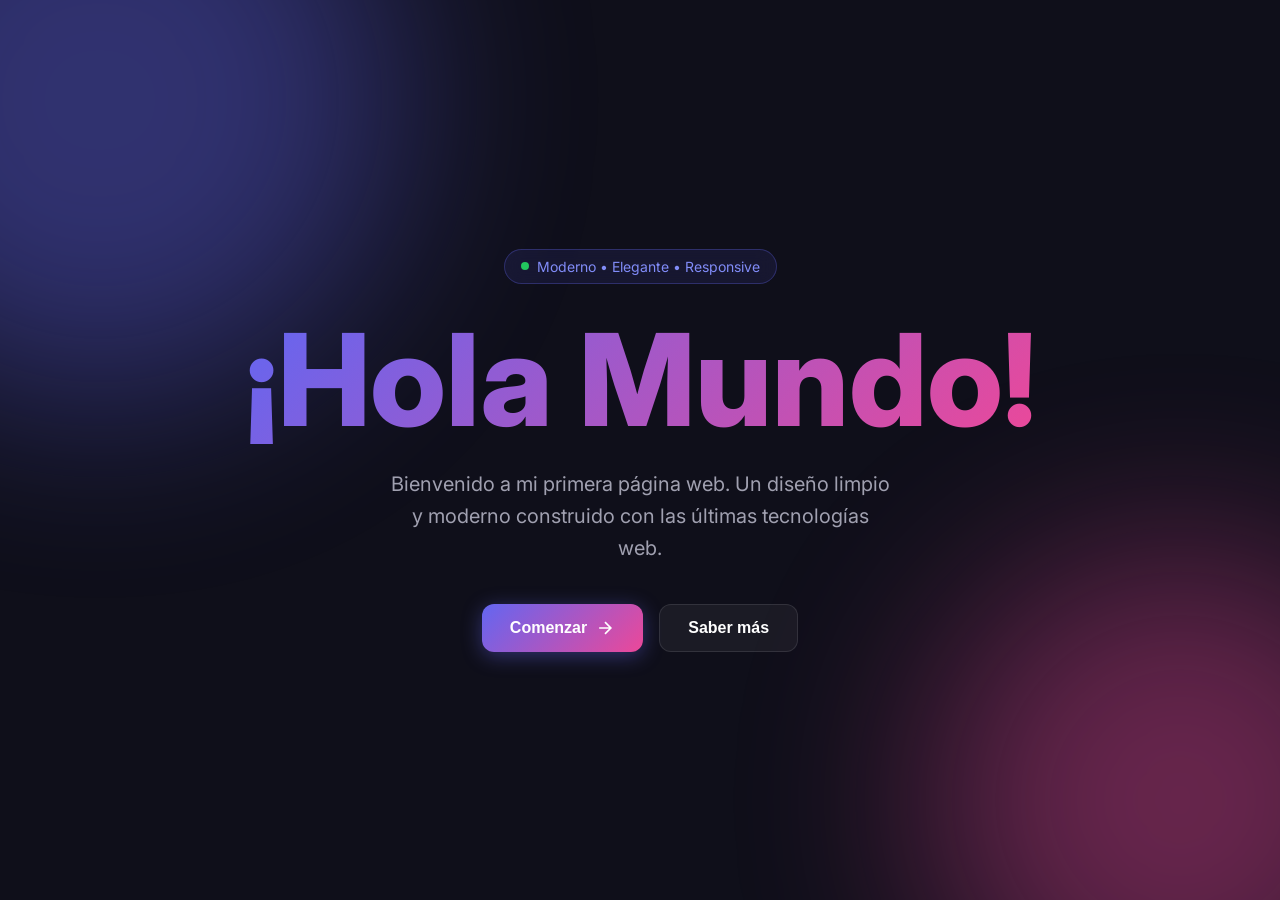
<file: index.html>
<!DOCTYPE html>
<html lang="es">
<head>
    <meta charset="UTF-8">
    <meta name="viewport" content="width=device-width, initial-scale=1.0">
    <title>Hola Mundo</title>
    <link rel="preconnect" href="https://fonts.googleapis.com">
    <link rel="preconnect" href="https://fonts.gstatic.com" crossorigin>
    <link href="https://fonts.googleapis.com/css2?family=Inter:wght@300;400;600;800&display=swap" rel="stylesheet">
    <style>
        :root {
            --bg-primary: #0f0f1a;
            --bg-secondary: #1a1a2e;
            --text-primary: #ffffff;
            --text-secondary: #a0a0b0;
            --accent: #6366f1;
            --accent-glow: #818cf8;
            --gradient-start: #6366f1;
            --gradient-end: #ec4899;
        }

        * {
            margin: 0;
            padding: 0;
            box-sizing: border-box;
        }

        body {
            font-family: 'Inter', -apple-system, BlinkMacSystemFont, sans-serif;
            background: var(--bg-primary);
            color: var(--text-primary);
            min-height: 100vh;
            display: grid;
            place-items: center;
            overflow: hidden;
        }

        .background {
            position: fixed;
            inset: 0;
            z-index: 0;
            overflow: hidden;
        }

        .background::before,
        .background::after {
            content: '';
            position: absolute;
            border-radius: 50%;
            filter: blur(100px);
            opacity: 0.4;
            animation: float 20s ease-in-out infinite;
        }

        .background::before {
            width: 600px;
            height: 600px;
            background: var(--gradient-start);
            top: -200px;
            left: -200px;
        }

        .background::after {
            width: 500px;
            height: 500px;
            background: var(--gradient-end);
            bottom: -150px;
            right: -150px;
            animation-delay: -10s;
        }

        @keyframes float {
            0%, 100% { transform: translate(0, 0) scale(1); }
            33% { transform: translate(30px, -30px) scale(1.1); }
            66% { transform: translate(-20px, 20px) scale(0.9); }
        }

        .container {
            position: relative;
            z-index: 1;
            text-align: center;
            padding: 2rem;
        }

        .badge {
            display: inline-flex;
            align-items: center;
            gap: 0.5rem;
            padding: 0.5rem 1rem;
            background: rgba(99, 102, 241, 0.1);
            border: 1px solid rgba(99, 102, 241, 0.3);
            border-radius: 100px;
            font-size: 0.875rem;
            color: var(--accent-glow);
            margin-bottom: 2rem;
            backdrop-filter: blur(10px);
            animation: fadeInUp 0.6s ease-out;
        }

        .badge::before {
            content: '';
            width: 8px;
            height: 8px;
            background: #22c55e;
            border-radius: 50%;
            animation: pulse 2s ease-in-out infinite;
        }

        @keyframes pulse {
            0%, 100% { opacity: 1; transform: scale(1); }
            50% { opacity: 0.5; transform: scale(1.2); }
        }

        h1 {
            font-size: clamp(3rem, 15vw, 8rem);
            font-weight: 800;
            line-height: 1;
            margin-bottom: 1.5rem;
            background: linear-gradient(135deg, var(--gradient-start), var(--gradient-end));
            -webkit-background-clip: text;
            -webkit-text-fill-color: transparent;
            background-clip: text;
            animation: fadeInUp 0.6s ease-out 0.1s backwards;
        }

        p {
            font-size: clamp(1rem, 2vw, 1.25rem);
            color: var(--text-secondary);
            max-width: 500px;
            margin: 0 auto 2.5rem;
            line-height: 1.6;
            animation: fadeInUp 0.6s ease-out 0.2s backwards;
        }

        .buttons {
            display: flex;
            gap: 1rem;
            justify-content: center;
            flex-wrap: wrap;
            animation: fadeInUp 0.6s ease-out 0.3s backwards;
        }

        .btn {
            display: inline-flex;
            align-items: center;
            gap: 0.5rem;
            padding: 0.875rem 1.75rem;
            border-radius: 12px;
            font-size: 1rem;
            font-weight: 600;
            text-decoration: none;
            transition: all 0.3s cubic-bezier(0.4, 0, 0.2, 1);
            cursor: pointer;
            border: none;
        }

        .btn-primary {
            background: linear-gradient(135deg, var(--gradient-start), var(--gradient-end));
            color: white;
            box-shadow: 0 4px 20px rgba(99, 102, 241, 0.4);
        }

        .btn-primary:hover {
            transform: translateY(-2px);
            box-shadow: 0 8px 30px rgba(99, 102, 241, 0.5);
        }

        .btn-secondary {
            background: rgba(255, 255, 255, 0.05);
            color: var(--text-primary);
            border: 1px solid rgba(255, 255, 255, 0.1);
        }

        .btn-secondary:hover {
            background: rgba(255, 255, 255, 0.1);
            border-color: rgba(255, 255, 255, 0.2);
        }

        @keyframes fadeInUp {
            from {
                opacity: 0;
                transform: translateY(30px);
            }
            to {
                opacity: 1;
                transform: translateY(0);
            }
        }

        @media (max-width: 640px) {
            .container {
                padding: 1.5rem;
            }

            .buttons {
                flex-direction: column;
            }

            .btn {
                width: 100%;
                justify-content: center;
            }
        }
    </style>
</head>
<body>
    <div class="background"></div>

    <main class="container">
        <div class="badge">Moderno • Elegante • Responsive</div>

        <h1>¡Hola Mundo!</h1>

        <p>Bienvenido a mi primera página web. Un diseño limpio y moderno construido con las últimas tecnologías web.</p>

        <div class="buttons">
            <button class="btn btn-primary">
                <span>Comenzar</span>
                <svg width="20" height="20" viewBox="0 0 24 24" fill="none" stroke="currentColor" stroke-width="2">
                    <path d="M5 12h14M12 5l7 7-7 7"/>
                </svg>
            </button>
            <button class="btn btn-secondary">
                <span>Saber más</span>
            </button>
        </div>
    </main>
</body>
</html>
</file>
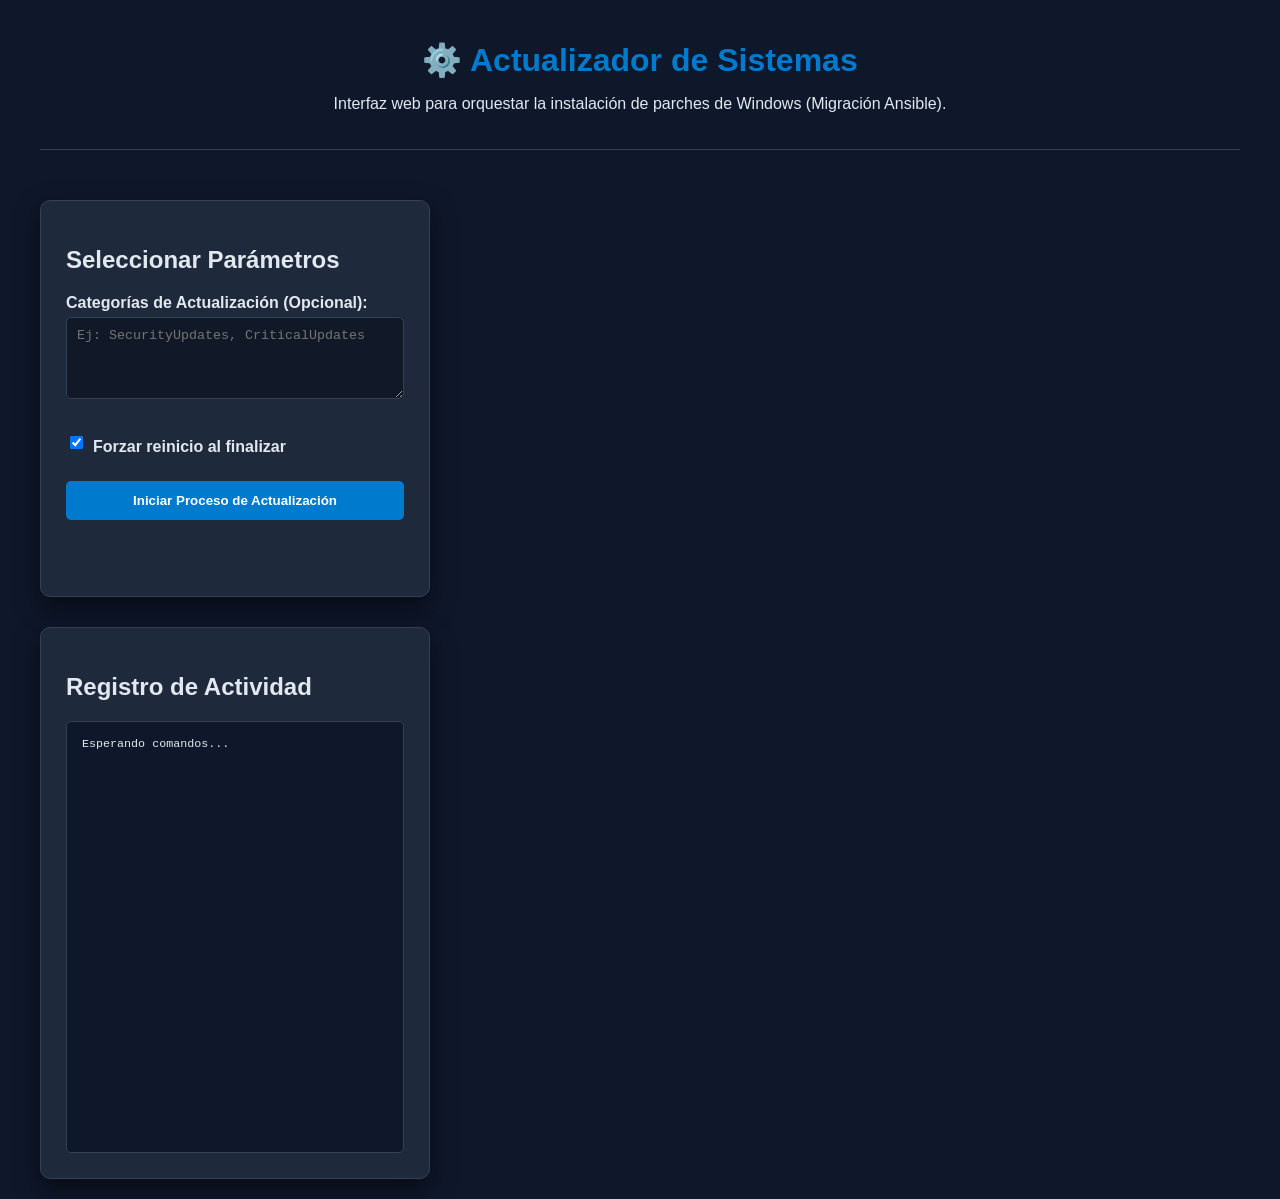
<file: frontend/index.html>
<!DOCTYPE html>
<html lang="es">
<head>
    <meta charset="UTF-8">
    <meta name="viewport" content="width=device-width, initial-scale=1.0">
    <title>Migrator de Actualizaciones - Web UI</title>
    <link rel="stylesheet" href="style.css">
</head>
<body>
    <div class="container">
        <header>
            <h1>⚙️ Actualizador de Sistemas</h1>
            <p>Interfaz web para orquestar la instalación de parches de Windows (Migración Ansible).</p>
        </header>
        
        <main>
            <section class="control-panel">
                <h2>Seleccionar Parámetros</h2>
                <div class="form-group">
                    <label for="category_names">Categorías de Actualización (Opcional):</label>
                    <textarea id="category_names" rows="4" placeholder="Ej: SecurityUpdates, CriticalUpdates"></textarea>
                </div>
                
                <div class="form-check">
                    <input type="checkbox" id="force_reboot" checked>
                    <label for="force_reboot">Forzar reinicio al finalizar</label>
                </div>
                
                <button id="run_update_btn" class="btn primary">Iniciar Proceso de Actualización</button>
                <p id="status_message" class="status"></p>
            </section>

            <section class="log-viewer">
                <h2>Registro de Actividad</h2>
                <div id="activity_log" class="log-box">Esperando comandos...</div>
            </section>
        </main>
    </div>

    <script src="script.js"></script>
</body>
</html>
</file>
<file: frontend/style.css>
/* Estilos Modernos y Elegantes */
:root {
    --primary-color: #007acc; /* Azul tecnológico */
    --secondary-color: #1e293b; /* Gris oscuro para fondo */
    --text-color: #e2e8f0; /* Gris claro para texto */
    --background-color: #0f172a; /* Azul marino muy oscuro */
    --card-background: #1e293b;
    --border-color: #334155;
}

body {
    font-family: 'Segoe UI', Tahoma, Geneva, Verdana, sans-serif;
    background-color: var(--background-color);
    color: var(--text-color);
    margin: 0;
    padding: 20px;
    display: flex;
    justify-content: center;
}

.container {
    max-width: 1200px;
    width: 100%;
    display: grid;
    grid-template-columns: 1fr 2fr;
    gap: 30px;
}

header {
    grid-column: 1 / span 2;
    text-align: center;
    padding-bottom: 20px;
    border-bottom: 1px solid var(--border-color);
    margin-bottom: 20px;
}

header h1 {
    color: var(--primary-color);
    margin-bottom: 5px;
}

main {
    display: flex;
    flex-direction: column;
    gap: 30px;
}

section {
    background-color: var(--card-background);
    padding: 25px;
    border-radius: 10px;
    box-shadow: 0 10px 25px rgba(0, 0, 0, 0.5);
    border: 1px solid var(--border-color);
}

/* --- Formularios y Controles --- */
.form-group label, .form-check label {
    display: block;
    margin-top: 15px;
    margin-bottom: 5px;
    font-weight: bold;
}

textarea, input[type="checkbox"] {
    width: 100%;
    padding: 10px;
    background-color: #111827;
    border: 1px solid var(--border-color);
    color: var(--text-color);
    border-radius: 5px;
    box-sizing: border-box;
}

textarea {
    resize: vertical;
}

.form-check {
    display: flex;
    align-items: center;
    margin-top: 20px;
}
.form-check input[type="checkbox"] {
    width: auto;
    margin-right: 10px;
}

/* Botón de acción principal */
.btn.primary {
    background-color: var(--primary-color);
    color: white;
    padding: 12px 20px;
    border: none;
    border-radius: 5px;
    cursor: pointer;
    font-weight: bold;
    transition: background-color 0.3s, transform 0.1s;
    width: 100%;
    margin-top: 20px;
}

.btn.primary:hover {
    background-color: #005fa3;
    transform: translateY(-1px);
}

.btn.primary:disabled {
    background-color: #334155;
    cursor: not-allowed;
}

/* Estado */
.status {
    margin-top: 15px;
    padding: 10px;
    border-radius: 5px;
    font-weight: bold;
    text-align: center;
}
.status.success { background-color: #10b981; color: white; }
.status.error { background-color: #ef4444; color: white; }
.status.processing { background-color: #f59e0b; color: black; }

/* Visor de Logs */
.log-box {
    height: 400px;
    overflow-y: scroll;
    padding: 15px;
    background-color: #0f172a; /* Fondo del log más oscuro */
    border: 1px solid var(--border-color);
    font-family: monospace;
    font-size: 0.9em;
    white-space: pre-wrap; /* Respeta saltos de línea y espacios */
    border-radius: 5px;
}
/* Scrollbar styling for aesthetics */
.log-box::-webkit-scrollbar {
    width: 8px;
}
.log-box::-webkit-scrollbar-thumb {
    background-color: var(--primary-color);
    border-radius: 10px;
}
.log-box::-webkit-scrollbar-track {
    background: var(--card-background);
}
</file>
